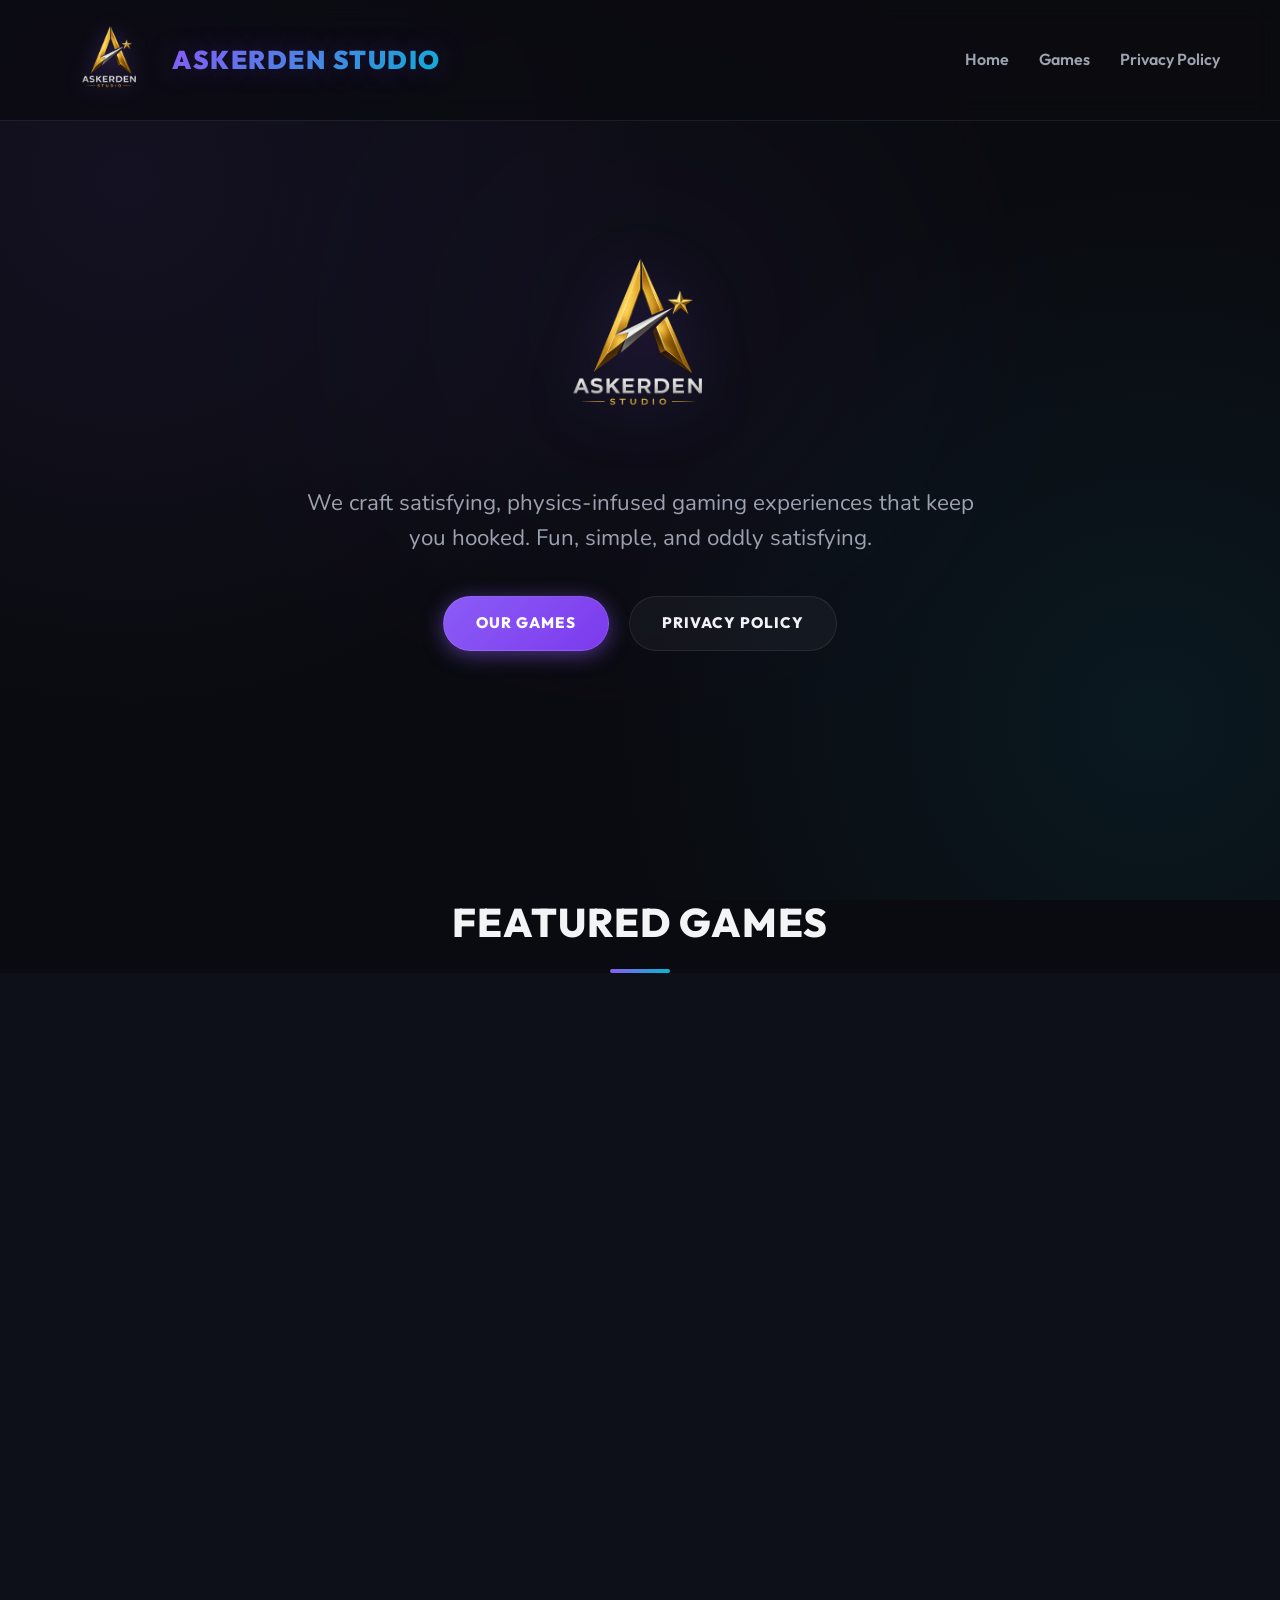
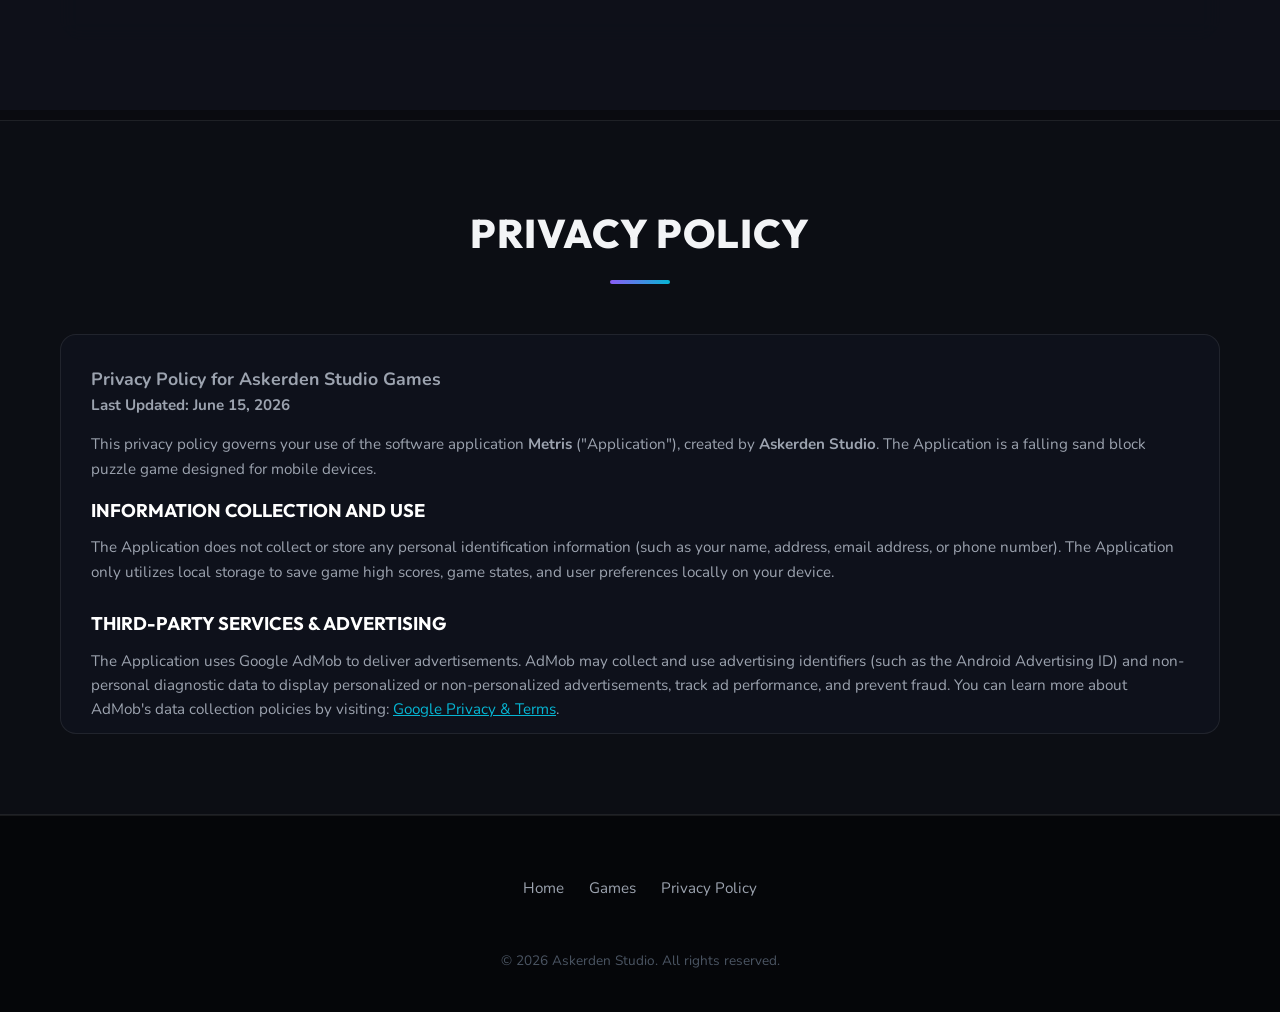
<file: index.html>
<!DOCTYPE html>
<html lang="en">
<head>
    <meta charset="UTF-8">
    <meta name="viewport" content="width=device-width, initial-scale=1.0">
    <meta name="description" content="Askerden Studio - Satisfying physics-based puzzle games. Play Metris, the ultimate sand block puzzle adventure.">
    <meta name="google-site-verification" content="QRfnTgrTtsVADIv1LyOAkuab26sr_1bKTTiSeD4OJk4" />
    <title>Askerden Studio | Satisfying Physics Games</title>
    <link rel="stylesheet" href="style.css">
</head>
<body>

    <!-- Header Navigation -->
    <header>
        <div class="nav-container">
            <a href="#hero" style="text-decoration: none; display: flex; align-items: center;">
                <img src="logo.png" alt="Askerden Studio Logo" style="height: 100px; margin-right: 12px; filter: drop-shadow(0 2px 10px rgba(139,92,246,0.35));">
                <div class="logo">Askerden Studio</div>
            </a>
            <ul class="nav-links">
                <li><a href="#hero">Home</a></li>
                <li><a href="#games">Games</a></li>
                <li><a href="#privacy">Privacy Policy</a></li>
            </ul>
        </div>
    </header>

    <!-- Hero Section -->
    <section id="hero" class="hero">
        <div class="hero-glow"></div>
        <img class="hero-logo" src="logo.png" alt="Askerden Studio Logo">
        <p>We craft satisfying, physics-infused gaming experiences that keep you hooked. Fun, simple, and oddly satisfying.</p>
        <div class="btn-group">
            <a href="#games" class="btn btn-primary">Our Games</a>
            <a href="#privacy" class="btn btn-secondary">Privacy Policy</a>
        </div>
    </section>

    <!-- Games Showcase Section -->
    <section id="games" class="section-container">
        <h2 class="section-title">Featured Games</h2>
        
        <div class="game-showcase">
            <div class="game-details">
                <span class="game-tag">Now in Testing</span>
                <h3>Metris</h3>
                <p>What happens when classic block stacking meets falling sand physics? Metris is a relaxing yet challenging puzzle game where blocks turn to colorful sand when they land, creating satisfying line-clears and beautiful patterns.</p>
                
                <ul class="features-list">
                    <li>Mesmerizing falling sand physics.</li>
                    <li>Smooth, intuitive drag controls.</li>
                    <li>Spectacular combo multiplier splashes.</li>
                    <li>Dynamic wind events that shift the board.</li>
                    <li>Satisfying visual particle effects.</li>
                </ul>
                
                <div class="btn-group" style="justify-content: flex-start;">
                    <span class="btn btn-primary" style="cursor: default; opacity: 0.85;">Google Play (Dahili Test)</span>
                </div>
            </div>
            
            <div class="game-visual">
                <div class="game-icon-card">
                    <img src="metris_icon.png" alt="Metris Game Icon" class="game-icon-img">
                </div>
            </div>
        </div>
    </section>

    <!-- Privacy Policy Section -->
    <section id="privacy" class="privacy-section">
        <div class="section-container">
            <h2 class="section-title">Privacy Policy</h2>
            
            <div class="policy-box">
                <h3>Privacy Policy for Askerden Studio Games</h3>
                <p><strong>Last Updated: June 15, 2026</strong></p>
                <p>This privacy policy governs your use of the software application <strong>Metris</strong> ("Application"), created by <strong>Askerden Studio</strong>. The Application is a falling sand block puzzle game designed for mobile devices.</p>
                
                <h4>Information Collection and Use</h4>
                <p>The Application does not collect or store any personal identification information (such as your name, address, email address, or phone number). The Application only utilizes local storage to save game high scores, game states, and user preferences locally on your device.</p>
                
                <h4>Third-Party Services & Advertising</h4>
                <p>The Application uses Google AdMob to deliver advertisements. AdMob may collect and use advertising identifiers (such as the Android Advertising ID) and non-personal diagnostic data to display personalized or non-personalized advertisements, track ad performance, and prevent fraud. You can learn more about AdMob's data collection policies by visiting: <a href="https://policies.google.com/privacy" target="_blank" style="color: var(--secondary);">Google Privacy & Terms</a>.</p>
                
                <h4>Device Permissions</h4>
                <p>The Application may request permissions to access device vibration motors for haptic feedback during gameplay. It does not access your camera, microphone, location, contact list, or photos.</p>
                
                <h4>Children's Privacy</h4>
                <p>Our Application does not target and is not structured to attract children under the age of 13. We do not knowingly collect personal identifiable information from children under 13. If a parent or guardian becomes aware that his or her child has provided us with information without their consent, he or she should contact us immediately, and we will take steps to remove such information.</p>
                
                <h4>Changes to This Policy</h4>
                <p>We may update our Privacy Policy from time to time. We will notify you of any changes by posting the new Privacy Policy on this page.</p>
                
                <h4>Contact Us</h4>
                <p>If you have any questions or suggestions regarding our Privacy Policy, do not hesitate to contact us at: <strong style="color: var(--text-highlight);">askerdenstudio@gmail.com</strong></p>
            </div>
        </div>
    </section>

    <!-- Footer -->
    <footer>
        <div class="footer-content">
            <div class="footer-links">
                <a href="#hero">Home</a>
                <a href="#games">Games</a>
                <a href="#privacy">Privacy Policy</a>
            </div>
            <p class="copyright">&copy; 2026 Askerden Studio. All rights reserved.</p>
        </div>
    </footer>

</body>
</html>
</file>
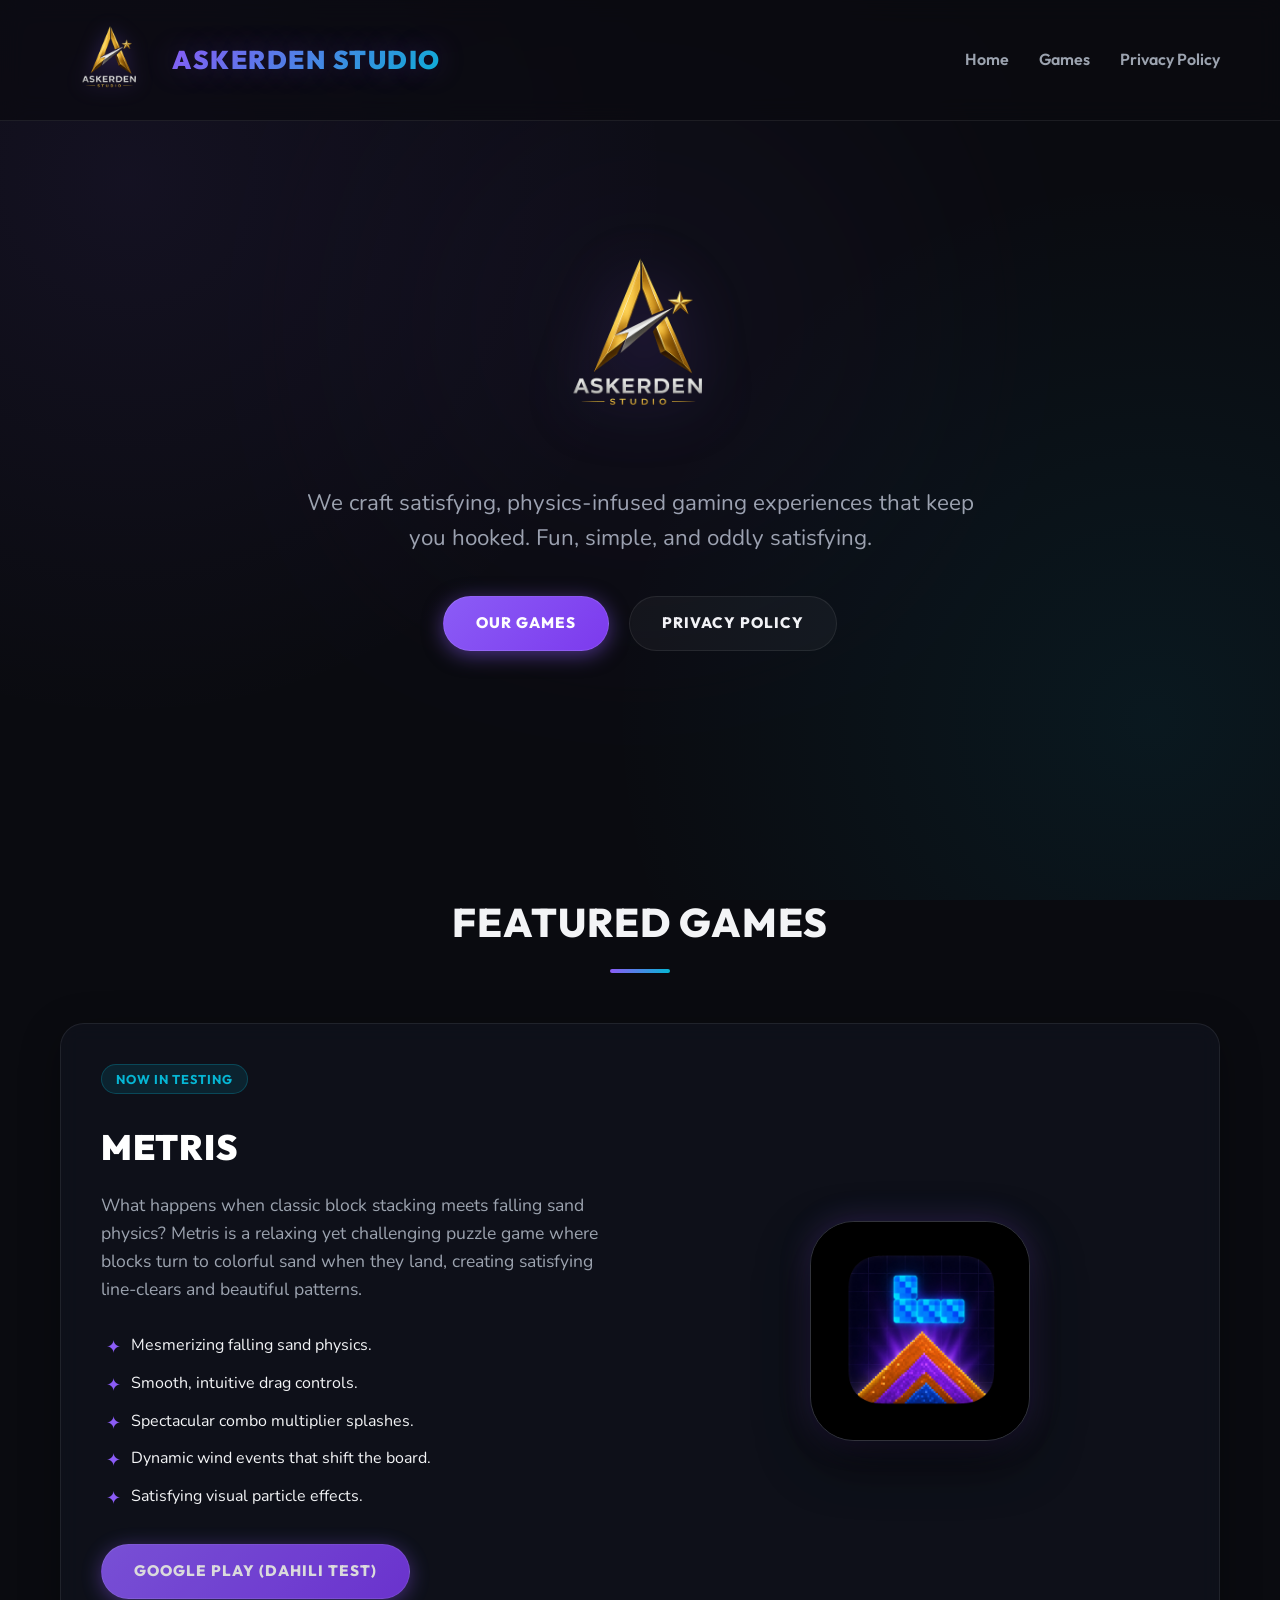
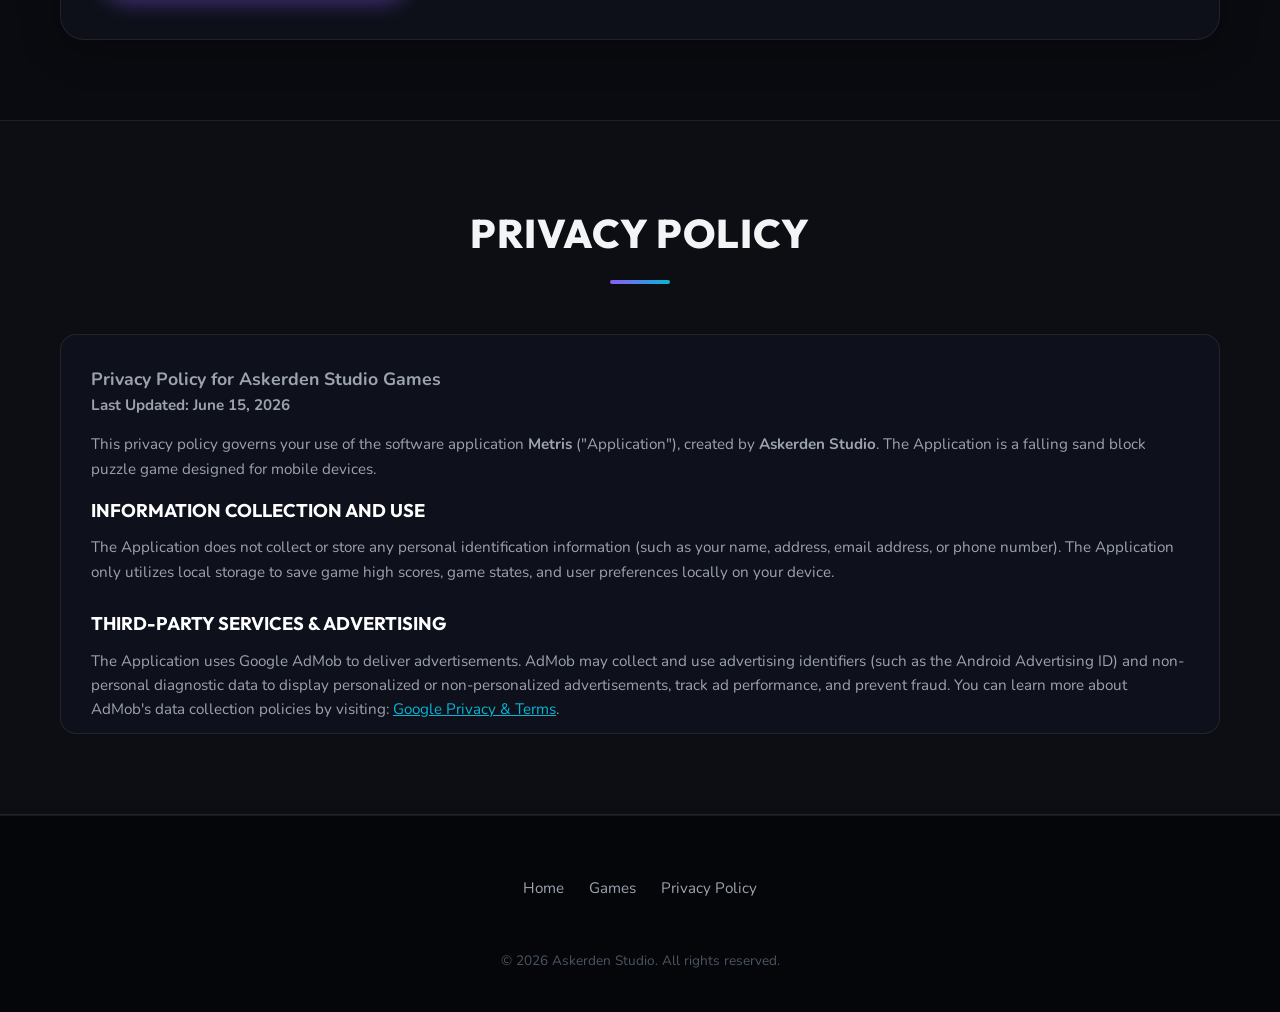
<file: askerden-studio-web/index.html>
<!DOCTYPE html>
<html lang="en">
<head>
    <meta charset="UTF-8">
    <meta name="viewport" content="width=device-width, initial-scale=1.0">
    <meta name="description" content="Askerden Studio - Satisfying physics-based puzzle games. Play Metris, the ultimate sand block puzzle adventure.">
    <title>Askerden Studio | Satisfying Physics Games</title>
    <link rel="stylesheet" href="style.css">
</head>
<body>

    <!-- Header Navigation -->
    <header>
        <div class="nav-container">
            <a href="#hero" style="text-decoration: none; display: flex; align-items: center;">
                <img src="logo.png" alt="Askerden Studio Logo" style="height: 100px; margin-right: 12px; filter: drop-shadow(0 2px 10px rgba(139,92,246,0.35));">
                <div class="logo">Askerden Studio</div>
            </a>
            <ul class="nav-links">
                <li><a href="#hero">Home</a></li>
                <li><a href="#games">Games</a></li>
                <li><a href="#privacy">Privacy Policy</a></li>
            </ul>
        </div>
    </header>

    <!-- Hero Section -->
    <section id="hero" class="hero">
        <div class="hero-glow"></div>
        <img class="hero-logo" src="logo.png" alt="Askerden Studio Logo">
        <p>We craft satisfying, physics-infused gaming experiences that keep you hooked. Fun, simple, and oddly satisfying.</p>
        <div class="btn-group">
            <a href="#games" class="btn btn-primary">Our Games</a>
            <a href="#privacy" class="btn btn-secondary">Privacy Policy</a>
        </div>
    </section>

    <!-- Games Showcase Section -->
    <section id="games" class="section-container">
        <h2 class="section-title">Featured Games</h2>
        
        <div class="game-showcase">
            <div class="game-details">
                <span class="game-tag">Now in Testing</span>
                <h3>Metris</h3>
                <p>What happens when classic block stacking meets falling sand physics? Metris is a relaxing yet challenging puzzle game where blocks turn to colorful sand when they land, creating satisfying line-clears and beautiful patterns.</p>
                
                <ul class="features-list">
                    <li>Mesmerizing falling sand physics.</li>
                    <li>Smooth, intuitive drag controls.</li>
                    <li>Spectacular combo multiplier splashes.</li>
                    <li>Dynamic wind events that shift the board.</li>
                    <li>Satisfying visual particle effects.</li>
                </ul>
                
                <div class="btn-group" style="justify-content: flex-start;">
                    <span class="btn btn-primary" style="cursor: default; opacity: 0.85;">Google Play (Dahili Test)</span>
                </div>
            </div>
            
            <div class="game-visual">
                <div class="game-icon-card">
                    <img src="metris_icon.png" alt="Metris Game Icon" class="game-icon-img">
                </div>
            </div>
        </div>
    </section>

    <!-- Privacy Policy Section -->
    <section id="privacy" class="privacy-section">
        <div class="section-container">
            <h2 class="section-title">Privacy Policy</h2>
            
            <div class="policy-box">
                <h3>Privacy Policy for Askerden Studio Games</h3>
                <p><strong>Last Updated: June 15, 2026</strong></p>
                <p>This privacy policy governs your use of the software application <strong>Metris</strong> ("Application"), created by <strong>Askerden Studio</strong>. The Application is a falling sand block puzzle game designed for mobile devices.</p>
                
                <h4>Information Collection and Use</h4>
                <p>The Application does not collect or store any personal identification information (such as your name, address, email address, or phone number). The Application only utilizes local storage to save game high scores, game states, and user preferences locally on your device.</p>
                
                <h4>Third-Party Services & Advertising</h4>
                <p>The Application uses Google AdMob to deliver advertisements. AdMob may collect and use advertising identifiers (such as the Android Advertising ID) and non-personal diagnostic data to display personalized or non-personalized advertisements, track ad performance, and prevent fraud. You can learn more about AdMob's data collection policies by visiting: <a href="https://policies.google.com/privacy" target="_blank" style="color: var(--secondary);">Google Privacy & Terms</a>.</p>
                
                <h4>Device Permissions</h4>
                <p>The Application may request permissions to access device vibration motors for haptic feedback during gameplay. It does not access your camera, microphone, location, contact list, or photos.</p>
                
                <h4>Children's Privacy</h4>
                <p>Our Application does not target and is not structured to attract children under the age of 13. We do not knowingly collect personal identifiable information from children under 13. If a parent or guardian becomes aware that his or her child has provided us with information without their consent, he or she should contact us immediately, and we will take steps to remove such information.</p>
                
                <h4>Changes to This Policy</h4>
                <p>We may update our Privacy Policy from time to time. We will notify you of any changes by posting the new Privacy Policy on this page.</p>
                
                <h4>Contact Us</h4>
                <p>If you have any questions or suggestions regarding our Privacy Policy, do not hesitate to contact us at: <strong style="color: var(--text-highlight);">askerdenstudio@gmail.com</strong></p>
            </div>
        </div>
    </section>

    <!-- Footer -->
    <footer>
        <div class="footer-content">
            <div class="footer-links">
                <a href="#hero">Home</a>
                <a href="#games">Games</a>
                <a href="#privacy">Privacy Policy</a>
            </div>
            <p class="copyright">&copy; 2026 Askerden Studio. All rights reserved.</p>
        </div>
    </footer>

</body>
</html>
</file>
<file: style.css>
@import url('https://fonts.googleapis.com/css2?family=Outfit:wght@300;400;600;800;900&family=Nunito:wght@400;600;700&display=swap');

:root {
    --bg-dark: #0a0b10;
    --bg-card: rgba(18, 20, 32, 0.6);
    --border-color: rgba(255, 255, 255, 0.08);
    --border-glow: rgba(139, 92, 246, 0.3);
    
    --primary: #8b5cf6; /* Neon Violet */
    --primary-glow: rgba(139, 92, 246, 0.5);
    --secondary: #06b6d4; /* Neon Cyan */
    --secondary-glow: rgba(6, 182, 212, 0.5);
    
    --text-main: #f3f4f6;
    --text-muted: #9ca3af;
    --text-highlight: #ffffff;
    
    --font-heading: 'Outfit', sans-serif;
    --font-body: 'Nunito', sans-serif;
}

* {
    margin: 0;
    padding: 0;
    box-sizing: border-box;
}

body {
    background-color: var(--bg-dark);
    color: var(--text-main);
    font-family: var(--font-body);
    line-height: 1.6;
    overflow-x: hidden;
    background-image: 
        radial-gradient(circle at 10% 20%, rgba(139, 92, 246, 0.08) 0%, transparent 40%),
        radial-gradient(circle at 90% 80%, rgba(6, 182, 212, 0.08) 0%, transparent 40%);
    background-attachment: fixed;
}

/* --- Navigation --- */
header {
    position: fixed;
    top: 0;
    left: 0;
    width: 100%;
    z-index: 100;
    background: rgba(10, 11, 16, 0.7);
    backdrop-filter: blur(12px);
    -webkit-backdrop-filter: blur(12px);
    border-bottom: 1px solid var(--border-color);
}

.nav-container {
    max-width: 1200px;
    margin: 0 auto;
    padding: 10px 20px;
    display: flex;
    justify-content: space-between;
    align-items: center;
}

.logo {
    font-family: var(--font-heading);
    font-weight: 900;
    font-size: 1.6rem;
    letter-spacing: 1.5px;
    background: linear-gradient(135deg, var(--primary), var(--secondary));
    -webkit-background-clip: text;
    -webkit-text-fill-color: transparent;
    text-shadow: 0 0 30px rgba(139, 92, 246, 0.3);
    text-transform: uppercase;
}

.nav-links {
    display: flex;
    gap: 30px;
    list-style: none;
}

.nav-links a {
    color: var(--text-muted);
    text-decoration: none;
    font-family: var(--font-heading);
    font-weight: 600;
    font-size: 1rem;
    transition: all 0.3s ease;
}

.nav-links a:hover {
    color: var(--text-highlight);
    text-shadow: 0 0 10px var(--primary-glow);
}

/* --- Hero Section --- */
.hero {
    min-height: 90vh;
    display: flex;
    flex-direction: column;
    justify-content: center;
    align-items: center;
    text-align: center;
    padding: 140px 20px 80px 20px;
    position: relative;
}

.hero-glow {
    position: absolute;
    top: 40%;
    left: 50%;
    transform: translate(-50%, -50%);
    width: 300px;
    height: 300px;
    background: var(--primary);
    filter: blur(150px);
    opacity: 0.15;
    pointer-events: none;
    border-radius: 50%;
}

.hero h1 {
    font-family: var(--font-heading);
    font-size: clamp(3rem, 7vw, 5.5rem);
    font-weight: 900;
    line-height: 1.1;
    letter-spacing: -1px;
    margin-bottom: 20px;
    text-transform: uppercase;
    background: linear-gradient(to right, #ffffff, #d8b4fe, #818cf8);
    -webkit-background-clip: text;
    -webkit-text-fill-color: transparent;
}

.hero p {
    font-size: clamp(1.1rem, 3vw, 1.4rem);
    color: var(--text-muted);
    max-width: 700px;
    margin-bottom: 40px;
}

.btn-group {
    display: flex;
    gap: 20px;
    flex-wrap: wrap;
    justify-content: center;
}

.btn {
    display: inline-block;
    padding: 14px 32px;
    border-radius: 50px;
    font-family: var(--font-heading);
    font-weight: 800;
    text-decoration: none;
    text-transform: uppercase;
    letter-spacing: 1px;
    font-size: 0.95rem;
    transition: all 0.3s cubic-bezier(0.4, 0, 0.2, 1);
    cursor: pointer;
}

.btn-primary {
    background: linear-gradient(135deg, var(--primary), #7c3aed);
    color: #ffffff;
    box-shadow: 0 4px 20px var(--primary-glow);
    border: 1px solid rgba(255, 255, 255, 0.1);
}

.btn-primary:hover {
    transform: translateY(-3px);
    box-shadow: 0 8px 30px rgba(139, 92, 246, 0.7);
}

.btn-secondary {
    background: rgba(255, 255, 255, 0.04);
    color: var(--text-main);
    border: 1px solid var(--border-color);
}

.btn-secondary:hover {
    background: rgba(255, 255, 255, 0.08);
    transform: translateY(-3px);
    border-color: var(--secondary);
    box-shadow: 0 0 15px rgba(6, 182, 212, 0.2);
}

/* --- Featured Section --- */
.section-container {
    max-width: 1200px;
    margin: 0 auto;
    padding: 80px 20px;
}

.section-title {
    font-family: var(--font-heading);
    font-size: 2.5rem;
    font-weight: 800;
    text-transform: uppercase;
    letter-spacing: 1px;
    margin-bottom: 50px;
    text-align: center;
    position: relative;
}

.section-title::after {
    content: '';
    display: block;
    width: 60px;
    height: 4px;
    background: linear-gradient(to right, var(--primary), var(--secondary));
    margin: 15px auto 0 auto;
    border-radius: 2px;
}

/* --- Game Card Showcase --- */
.game-showcase {
    display: grid;
    grid-template-columns: 1fr;
    gap: 40px;
    background: var(--bg-card);
    border: 1px solid var(--border-color);
    border-radius: 24px;
    padding: 40px;
    backdrop-filter: blur(10px);
    -webkit-backdrop-filter: blur(10px);
    box-shadow: 0 10px 40px rgba(0, 0, 0, 0.3);
    transition: all 0.4s ease;
}

.game-showcase:hover {
    border-color: var(--border-glow);
    box-shadow: 0 15px 50px rgba(139, 92, 246, 0.15);
}

@media (min-width: 768px) {
    .game-showcase {
        grid-template-columns: 1fr 1fr;
        align-items: center;
    }
}

.game-details h3 {
    font-family: var(--font-heading);
    font-size: 2.2rem;
    font-weight: 900;
    letter-spacing: 1px;
    margin-bottom: 15px;
    text-transform: uppercase;
    color: var(--text-highlight);
}

.game-tag {
    display: inline-block;
    padding: 4px 14px;
    background: rgba(6, 182, 212, 0.12);
    border: 1px solid rgba(6, 182, 212, 0.25);
    color: var(--secondary);
    border-radius: 50px;
    font-family: var(--font-heading);
    font-weight: 700;
    font-size: 0.8rem;
    text-transform: uppercase;
    letter-spacing: 1px;
    margin-bottom: 25px;
}

.game-details p {
    color: var(--text-muted);
    font-size: 1.1rem;
    margin-bottom: 30px;
}

.features-list {
    list-style: none;
    margin-bottom: 35px;
}

.features-list li {
    position: relative;
    padding-left: 30px;
    margin-bottom: 12px;
    font-size: 1rem;
    color: var(--text-main);
}

.features-list li::before {
    content: '✦';
    position: absolute;
    left: 5px;
    color: var(--primary);
    font-size: 1.1rem;
}

.game-visual {
    position: relative;
    display: flex;
    justify-content: center;
    align-items: center;
}

.game-icon-card {
    position: relative;
    width: 100%;
    max-width: 220px;
    aspect-ratio: 1/1;
    border-radius: 44px;
    overflow: hidden;
    box-shadow: 0 20px 50px rgba(0, 0, 0, 0.6), 0 0 30px rgba(139, 92, 246, 0.25);
    border: 1px solid rgba(255, 255, 255, 0.15);
    transition: transform 0.4s cubic-bezier(0.175, 0.885, 0.32, 1.275);
}

.game-icon-card:hover {
    transform: scale(1.06) rotate(3deg);
    box-shadow: 0 25px 60px rgba(0, 0, 0, 0.7), 0 0 45px rgba(139, 92, 246, 0.45);
}

.game-icon-img {
    width: 100%;
    height: 100%;
    display: block;
    object-fit: cover;
}

.hero-logo {
    max-width: 240px;
    height: auto;
    margin-bottom: 25px;
    filter: drop-shadow(0 10px 30px rgba(139, 92, 246, 0.25));
    animation: heroLogoFloat 4s infinite ease-in-out;
}

@keyframes heroLogoFloat {
    0%, 100% { transform: translateY(0); }
    50% { transform: translateY(-10px); }
}

.footer-logo-img {
    height: 60px;
    width: auto;
    margin-bottom: 15px;
    filter: drop-shadow(0 2px 10px rgba(139, 92, 246, 0.2));
}

/* --- Privacy Policy Section --- */
.privacy-section {
    background: rgba(18, 20, 32, 0.3);
    border-top: 1px solid var(--border-color);
    border-bottom: 1px solid var(--border-color);
}

.policy-box {
    background: var(--bg-card);
    border: 1px solid var(--border-color);
    border-radius: 16px;
    padding: 30px;
    max-height: 400px;
    overflow-y: auto;
    font-size: 0.95rem;
    color: var(--text-muted);
}

.policy-box h4 {
    color: var(--text-highlight);
    margin: 25px 0 10px 0;
    font-family: var(--font-heading);
    font-size: 1.15rem;
    text-transform: uppercase;
}

.policy-box h4:first-of-type {
    margin-top: 0;
}

.policy-box p {
    margin-bottom: 15px;
}

/* --- Footer --- */
footer {
    background: #050609;
    border-top: 1px solid var(--border-color);
    padding: 60px 20px 40px 20px;
    text-align: center;
}

.footer-content {
    max-width: 1200px;
    margin: 0 auto;
    display: flex;
    flex-direction: column;
    align-items: center;
    gap: 30px;
}

.footer-logo {
    font-family: var(--font-heading);
    font-weight: 900;
    font-size: 1.8rem;
    color: var(--text-highlight);
    text-transform: uppercase;
    letter-spacing: 2px;
}

.footer-logo span {
    color: var(--primary);
}

.footer-links {
    display: flex;
    gap: 25px;
}

.footer-links a {
    color: var(--text-muted);
    text-decoration: none;
    font-size: 0.95rem;
    transition: all 0.3s ease;
}

.footer-links a:hover {
    color: var(--text-highlight);
}

.copyright {
    color: #4b5563;
    font-size: 0.85rem;
    margin-top: 20px;
}

/* Custom Scrollbar for policy box */
.policy-box::-webkit-scrollbar {
    width: 8px;
}
.policy-box::-webkit-scrollbar-track {
    background: rgba(0, 0, 0, 0.2);
    border-radius: 10px;
}
.policy-box::-webkit-scrollbar-thumb {
    background: rgba(255, 255, 255, 0.1);
    border-radius: 10px;
}
.policy-box::-webkit-scrollbar-thumb:hover {
    background: var(--primary);
}
</file>
<file: askerden-studio-web/style.css>
@import url('https://fonts.googleapis.com/css2?family=Outfit:wght@300;400;600;800;900&family=Nunito:wght@400;600;700&display=swap');

:root {
    --bg-dark: #0a0b10;
    --bg-card: rgba(18, 20, 32, 0.6);
    --border-color: rgba(255, 255, 255, 0.08);
    --border-glow: rgba(139, 92, 246, 0.3);
    
    --primary: #8b5cf6; /* Neon Violet */
    --primary-glow: rgba(139, 92, 246, 0.5);
    --secondary: #06b6d4; /* Neon Cyan */
    --secondary-glow: rgba(6, 182, 212, 0.5);
    
    --text-main: #f3f4f6;
    --text-muted: #9ca3af;
    --text-highlight: #ffffff;
    
    --font-heading: 'Outfit', sans-serif;
    --font-body: 'Nunito', sans-serif;
}

* {
    margin: 0;
    padding: 0;
    box-sizing: border-box;
}

body {
    background-color: var(--bg-dark);
    color: var(--text-main);
    font-family: var(--font-body);
    line-height: 1.6;
    overflow-x: hidden;
    background-image: 
        radial-gradient(circle at 10% 20%, rgba(139, 92, 246, 0.08) 0%, transparent 40%),
        radial-gradient(circle at 90% 80%, rgba(6, 182, 212, 0.08) 0%, transparent 40%);
    background-attachment: fixed;
}

/* --- Navigation --- */
header {
    position: fixed;
    top: 0;
    left: 0;
    width: 100%;
    z-index: 100;
    background: rgba(10, 11, 16, 0.7);
    backdrop-filter: blur(12px);
    -webkit-backdrop-filter: blur(12px);
    border-bottom: 1px solid var(--border-color);
}

.nav-container {
    max-width: 1200px;
    margin: 0 auto;
    padding: 10px 20px;
    display: flex;
    justify-content: space-between;
    align-items: center;
}

.logo {
    font-family: var(--font-heading);
    font-weight: 900;
    font-size: 1.6rem;
    letter-spacing: 1.5px;
    background: linear-gradient(135deg, var(--primary), var(--secondary));
    -webkit-background-clip: text;
    -webkit-text-fill-color: transparent;
    text-shadow: 0 0 30px rgba(139, 92, 246, 0.3);
    text-transform: uppercase;
}

.nav-links {
    display: flex;
    gap: 30px;
    list-style: none;
}

.nav-links a {
    color: var(--text-muted);
    text-decoration: none;
    font-family: var(--font-heading);
    font-weight: 600;
    font-size: 1rem;
    transition: all 0.3s ease;
}

.nav-links a:hover {
    color: var(--text-highlight);
    text-shadow: 0 0 10px var(--primary-glow);
}

/* --- Hero Section --- */
.hero {
    min-height: 90vh;
    display: flex;
    flex-direction: column;
    justify-content: center;
    align-items: center;
    text-align: center;
    padding: 140px 20px 80px 20px;
    position: relative;
}

.hero-glow {
    position: absolute;
    top: 40%;
    left: 50%;
    transform: translate(-50%, -50%);
    width: 300px;
    height: 300px;
    background: var(--primary);
    filter: blur(150px);
    opacity: 0.15;
    pointer-events: none;
    border-radius: 50%;
}

.hero h1 {
    font-family: var(--font-heading);
    font-size: clamp(3rem, 7vw, 5.5rem);
    font-weight: 900;
    line-height: 1.1;
    letter-spacing: -1px;
    margin-bottom: 20px;
    text-transform: uppercase;
    background: linear-gradient(to right, #ffffff, #d8b4fe, #818cf8);
    -webkit-background-clip: text;
    -webkit-text-fill-color: transparent;
}

.hero p {
    font-size: clamp(1.1rem, 3vw, 1.4rem);
    color: var(--text-muted);
    max-width: 700px;
    margin-bottom: 40px;
}

.btn-group {
    display: flex;
    gap: 20px;
    flex-wrap: wrap;
    justify-content: center;
}

.btn {
    display: inline-block;
    padding: 14px 32px;
    border-radius: 50px;
    font-family: var(--font-heading);
    font-weight: 800;
    text-decoration: none;
    text-transform: uppercase;
    letter-spacing: 1px;
    font-size: 0.95rem;
    transition: all 0.3s cubic-bezier(0.4, 0, 0.2, 1);
    cursor: pointer;
}

.btn-primary {
    background: linear-gradient(135deg, var(--primary), #7c3aed);
    color: #ffffff;
    box-shadow: 0 4px 20px var(--primary-glow);
    border: 1px solid rgba(255, 255, 255, 0.1);
}

.btn-primary:hover {
    transform: translateY(-3px);
    box-shadow: 0 8px 30px rgba(139, 92, 246, 0.7);
}

.btn-secondary {
    background: rgba(255, 255, 255, 0.04);
    color: var(--text-main);
    border: 1px solid var(--border-color);
}

.btn-secondary:hover {
    background: rgba(255, 255, 255, 0.08);
    transform: translateY(-3px);
    border-color: var(--secondary);
    box-shadow: 0 0 15px rgba(6, 182, 212, 0.2);
}

/* --- Featured Section --- */
.section-container {
    max-width: 1200px;
    margin: 0 auto;
    padding: 80px 20px;
}

.section-title {
    font-family: var(--font-heading);
    font-size: 2.5rem;
    font-weight: 800;
    text-transform: uppercase;
    letter-spacing: 1px;
    margin-bottom: 50px;
    text-align: center;
    position: relative;
}

.section-title::after {
    content: '';
    display: block;
    width: 60px;
    height: 4px;
    background: linear-gradient(to right, var(--primary), var(--secondary));
    margin: 15px auto 0 auto;
    border-radius: 2px;
}

/* --- Game Card Showcase --- */
.game-showcase {
    display: grid;
    grid-template-columns: 1fr;
    gap: 40px;
    background: var(--bg-card);
    border: 1px solid var(--border-color);
    border-radius: 24px;
    padding: 40px;
    backdrop-filter: blur(10px);
    -webkit-backdrop-filter: blur(10px);
    box-shadow: 0 10px 40px rgba(0, 0, 0, 0.3);
    transition: all 0.4s ease;
}

.game-showcase:hover {
    border-color: var(--border-glow);
    box-shadow: 0 15px 50px rgba(139, 92, 246, 0.15);
}

@media (min-width: 768px) {
    .game-showcase {
        grid-template-columns: 1fr 1fr;
        align-items: center;
    }
}

.game-details h3 {
    font-family: var(--font-heading);
    font-size: 2.2rem;
    font-weight: 900;
    letter-spacing: 1px;
    margin-bottom: 15px;
    text-transform: uppercase;
    color: var(--text-highlight);
}

.game-tag {
    display: inline-block;
    padding: 4px 14px;
    background: rgba(6, 182, 212, 0.12);
    border: 1px solid rgba(6, 182, 212, 0.25);
    color: var(--secondary);
    border-radius: 50px;
    font-family: var(--font-heading);
    font-weight: 700;
    font-size: 0.8rem;
    text-transform: uppercase;
    letter-spacing: 1px;
    margin-bottom: 25px;
}

.game-details p {
    color: var(--text-muted);
    font-size: 1.1rem;
    margin-bottom: 30px;
}

.features-list {
    list-style: none;
    margin-bottom: 35px;
}

.features-list li {
    position: relative;
    padding-left: 30px;
    margin-bottom: 12px;
    font-size: 1rem;
    color: var(--text-main);
}

.features-list li::before {
    content: '✦';
    position: absolute;
    left: 5px;
    color: var(--primary);
    font-size: 1.1rem;
}

.game-visual {
    position: relative;
    display: flex;
    justify-content: center;
    align-items: center;
}

.game-icon-card {
    position: relative;
    width: 100%;
    max-width: 220px;
    aspect-ratio: 1/1;
    border-radius: 44px;
    overflow: hidden;
    box-shadow: 0 20px 50px rgba(0, 0, 0, 0.6), 0 0 30px rgba(139, 92, 246, 0.25);
    border: 1px solid rgba(255, 255, 255, 0.15);
    transition: transform 0.4s cubic-bezier(0.175, 0.885, 0.32, 1.275);
}

.game-icon-card:hover {
    transform: scale(1.06) rotate(3deg);
    box-shadow: 0 25px 60px rgba(0, 0, 0, 0.7), 0 0 45px rgba(139, 92, 246, 0.45);
}

.game-icon-img {
    width: 100%;
    height: 100%;
    display: block;
    object-fit: cover;
}

.hero-logo {
    max-width: 240px;
    height: auto;
    margin-bottom: 25px;
    filter: drop-shadow(0 10px 30px rgba(139, 92, 246, 0.25));
    animation: heroLogoFloat 4s infinite ease-in-out;
}

@keyframes heroLogoFloat {
    0%, 100% { transform: translateY(0); }
    50% { transform: translateY(-10px); }
}

.footer-logo-img {
    height: 60px;
    width: auto;
    margin-bottom: 15px;
    filter: drop-shadow(0 2px 10px rgba(139, 92, 246, 0.2));
}

/* --- Privacy Policy Section --- */
.privacy-section {
    background: rgba(18, 20, 32, 0.3);
    border-top: 1px solid var(--border-color);
    border-bottom: 1px solid var(--border-color);
}

.policy-box {
    background: var(--bg-card);
    border: 1px solid var(--border-color);
    border-radius: 16px;
    padding: 30px;
    max-height: 400px;
    overflow-y: auto;
    font-size: 0.95rem;
    color: var(--text-muted);
}

.policy-box h4 {
    color: var(--text-highlight);
    margin: 25px 0 10px 0;
    font-family: var(--font-heading);
    font-size: 1.15rem;
    text-transform: uppercase;
}

.policy-box h4:first-of-type {
    margin-top: 0;
}

.policy-box p {
    margin-bottom: 15px;
}

/* --- Footer --- */
footer {
    background: #050609;
    border-top: 1px solid var(--border-color);
    padding: 60px 20px 40px 20px;
    text-align: center;
}

.footer-content {
    max-width: 1200px;
    margin: 0 auto;
    display: flex;
    flex-direction: column;
    align-items: center;
    gap: 30px;
}

.footer-logo {
    font-family: var(--font-heading);
    font-weight: 900;
    font-size: 1.8rem;
    color: var(--text-highlight);
    text-transform: uppercase;
    letter-spacing: 2px;
}

.footer-logo span {
    color: var(--primary);
}

.footer-links {
    display: flex;
    gap: 25px;
}

.footer-links a {
    color: var(--text-muted);
    text-decoration: none;
    font-size: 0.95rem;
    transition: all 0.3s ease;
}

.footer-links a:hover {
    color: var(--text-highlight);
}

.copyright {
    color: #4b5563;
    font-size: 0.85rem;
    margin-top: 20px;
}

/* Custom Scrollbar for policy box */
.policy-box::-webkit-scrollbar {
    width: 8px;
}
.policy-box::-webkit-scrollbar-track {
    background: rgba(0, 0, 0, 0.2);
    border-radius: 10px;
}
.policy-box::-webkit-scrollbar-thumb {
    background: rgba(255, 255, 255, 0.1);
    border-radius: 10px;
}
.policy-box::-webkit-scrollbar-thumb:hover {
    background: var(--primary);
}
</file>
